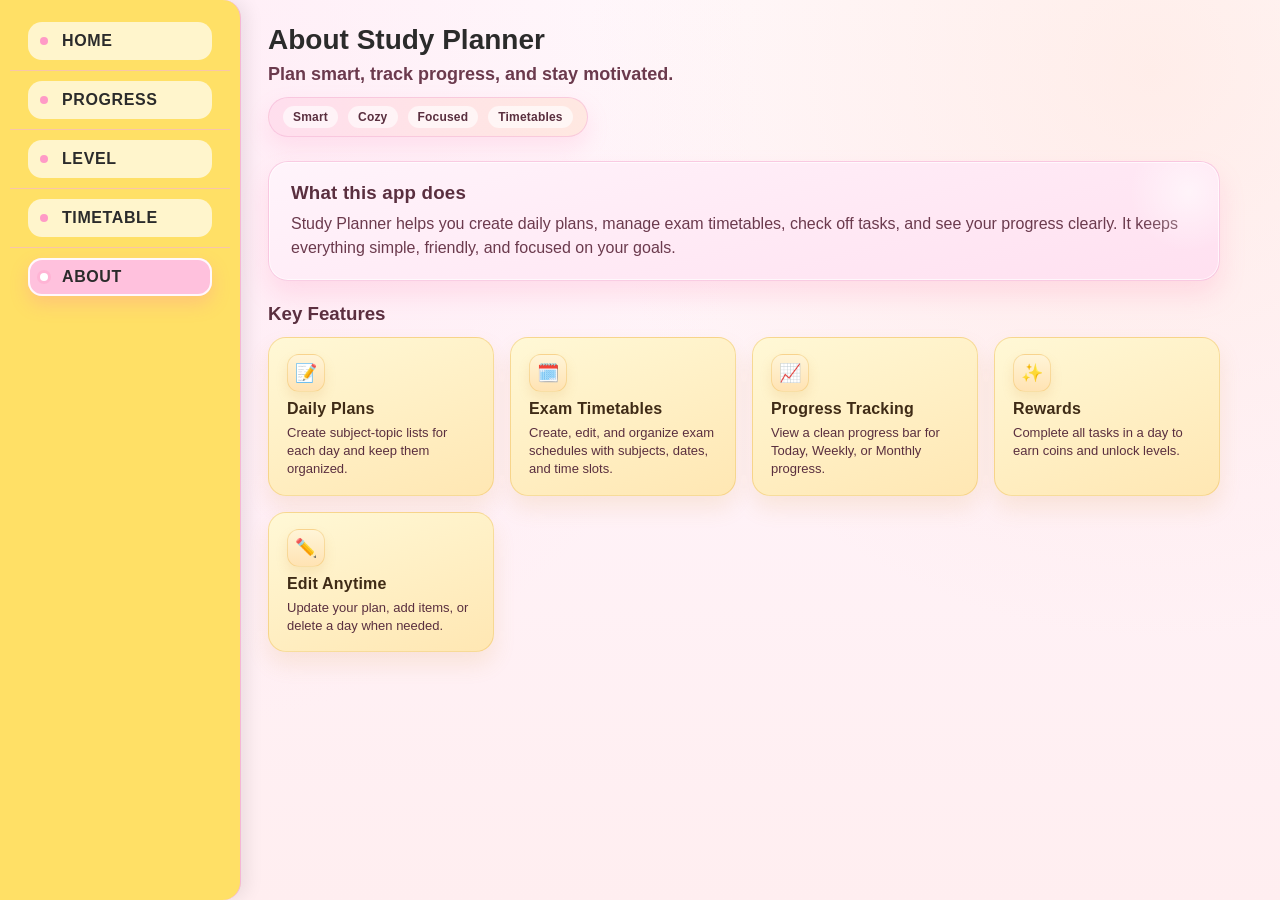
<file: about.html>
<!DOCTYPE html>
<html lang="en">

<head>
    <meta charset="UTF-8">
    <meta name="viewport" content="width=device-width, initial-scale=1.0">
    <title>About</title>
    <link rel="stylesheet" href="style.css">
    <link rel="stylesheet" href="about.css">

</head>
<link rel="icon" type="image/svg+xml"
    href="data:image/svg+xml,%3Csvg xmlns='http://www.w3.org/2000/svg' viewBox='0 0 64 64'%3E%3Cdefs%3E%3ClinearGradient id='bg' x1='0' y1='0' x2='1' y2='1'%3E%3Cstop offset='0%25' stop-color='%2356CCF2'/%3E%3Cstop offset='100%25' stop-color='%23F299C1'/%3E%3C/linearGradient%3E%3C/defs%3E%3Crect width='64' height='64' rx='18' fill='url(%23bg)'/%3E%3Crect x='14' y='12' width='36' height='40' rx='8' fill='white' fill-opacity='0.96'/%3E%3Crect x='20' y='20' width='16' height='4' rx='2' fill='%235A67D8'/%3E%3Crect x='20' y='28' width='24' height='4' rx='2' fill='%2390CDF4'/%3E%3Crect x='20' y='36' width='20' height='4' rx='2' fill='%23F6AD55'/%3E%3Ccircle cx='44' cy='18' r='7' fill='%23FFE066'/%3E%3Cpath d='M44 14.5l1.1 2.2 2.4.4-1.7 1.7.4 2.4-2.2-1.2-2.2 1.2.4-2.4-1.7-1.7 2.4-.4z' fill='%23F2994A'/%3E%3C/svg%3E">


<body>
    <nav>
        <ul>
            <li><a href="index.html">HOME</a></li>
            <li><a href="progress.html">PROGRESS</a></li>
            <li><a href="level.html">LEVEL</a></li>
            <li><a href="timetable.html">TIMETABLE</a></li>
            <li><a href="about.html" class="active">ABOUT</a></li>
        </ul>
    </nav>

    <div class="content">
        <div class="header-row">
            <h1>About Study Planner</h1>
        </div>
        <h2>Plan smart, track progress, and stay motivated.</h2>
        <div class="header-ribbon" aria-hidden="true">
            <span>Smart</span>
            <span>Cozy</span>
            <span>Focused</span>
            <span>Timetables</span>
        </div>

        <section class="about-card">
            <h3>What this app does</h3>
            <p class="about-text">
                Study Planner helps you create daily plans, manage exam timetables, check off tasks,
                and see your progress clearly. It keeps everything simple, friendly, and focused on your goals.
            </p>
        </section>

        <section class="features">
            <h3>Key Features</h3>
            <div class="feature-grid">
                <div class="feature-card">
                    <div class="feature-icon" aria-hidden="true">📝</div>
                    <div class="feature-title">Daily Plans</div>
                    <p>Create subject-topic lists for each day and keep them organized.</p>
                </div>
                <div class="feature-card">
                    <div class="feature-icon" aria-hidden="true">🗓️</div>
                    <div class="feature-title">Exam Timetables</div>
                    <p>Create, edit, and organize exam schedules with subjects, dates, and time slots.</p>
                </div>
                <div class="feature-card">
                    <div class="feature-icon" aria-hidden="true">📈</div>
                    <div class="feature-title">Progress Tracking</div>
                    <p>View a clean progress bar for Today, Weekly, or Monthly progress.</p>
                </div>
                <div class="feature-card">
                    <div class="feature-icon" aria-hidden="true">✨</div>
                    <div class="feature-title">Rewards</div>
                    <p>Complete all tasks in a day to earn coins and unlock levels.</p>
                </div>
                <div class="feature-card">
                    <div class="feature-icon" aria-hidden="true">✏️</div>
                    <div class="feature-title">Edit Anytime</div>
                    <p>Update your plan, add items, or delete a day when needed.</p>
                </div>
            </div>
        </section>
    </div>
</body>

</html>
</file>
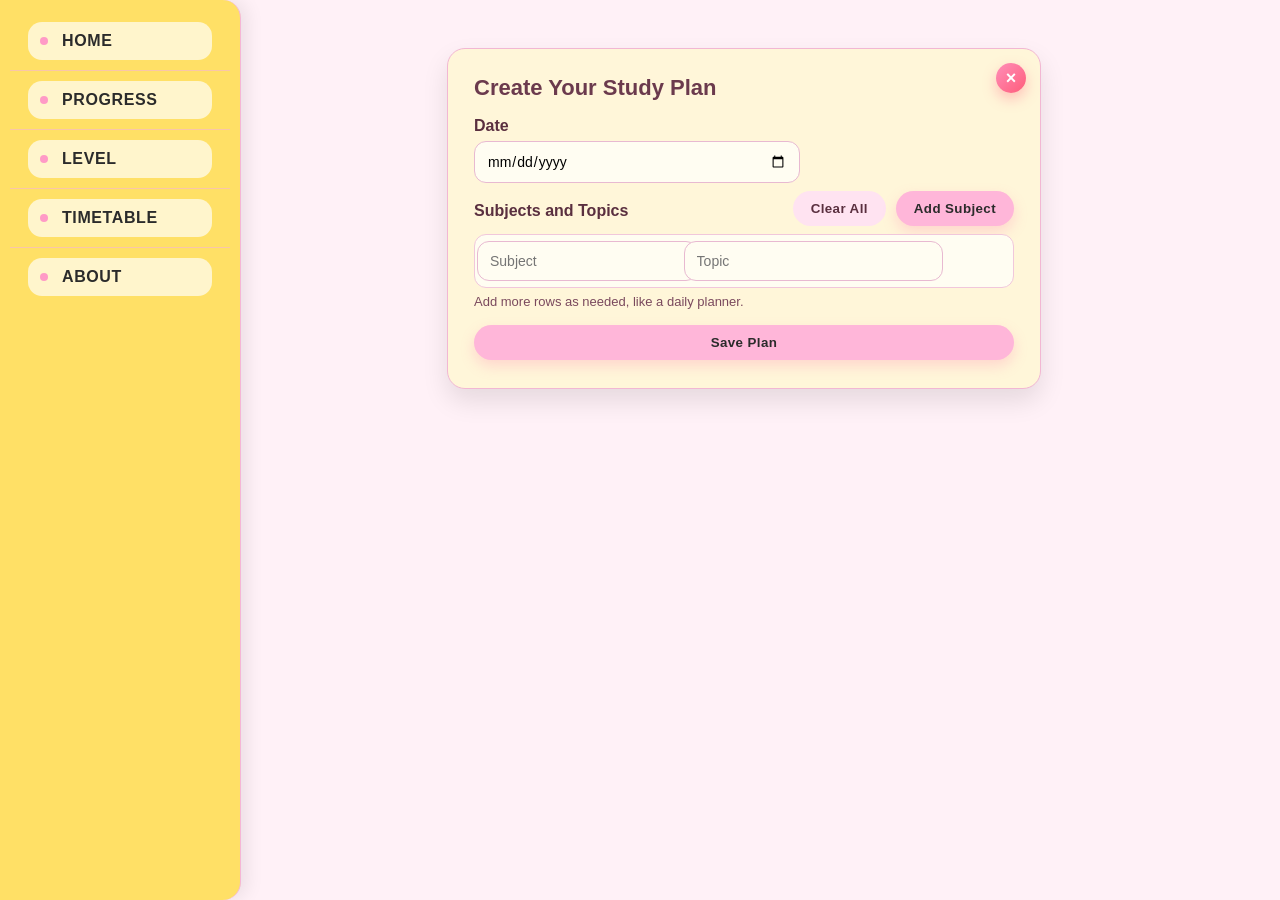
<file: create.html>
<!DOCTYPE html>
<html lang="en">

<head>
    <meta charset="UTF-8">
    <meta name="viewport" content="width=device-width, initial-scale=1.0">
    <title>CREATE</title>
    <link rel="stylesheet" href="style.css">
    <link rel="stylesheet" href="create.css">
    <link rel="icon" type="image/svg+xml"
        href="data:image/svg+xml,%3Csvg xmlns='http://www.w3.org/2000/svg' viewBox='0 0 64 64'%3E%3Cdefs%3E%3ClinearGradient id='bg' x1='0' y1='0' x2='1' y2='1'%3E%3Cstop offset='0%25' stop-color='%2356CCF2'/%3E%3Cstop offset='100%25' stop-color='%23F299C1'/%3E%3C/linearGradient%3E%3C/defs%3E%3Crect width='64' height='64' rx='18' fill='url(%23bg)'/%3E%3Crect x='14' y='12' width='36' height='40' rx='8' fill='white' fill-opacity='0.96'/%3E%3Crect x='20' y='20' width='16' height='4' rx='2' fill='%235A67D8'/%3E%3Crect x='20' y='28' width='24' height='4' rx='2' fill='%2390CDF4'/%3E%3Crect x='20' y='36' width='20' height='4' rx='2' fill='%23F6AD55'/%3E%3Ccircle cx='44' cy='18' r='7' fill='%23FFE066'/%3E%3Cpath d='M44 14.5l1.1 2.2 2.4.4-1.7 1.7.4 2.4-2.2-1.2-2.2 1.2.4-2.4-1.7-1.7 2.4-.4z' fill='%23F2994A'/%3E%3C/svg%3E">
</head>

<body>
    <nav>
        <ul>
            <li><a href="index.html">HOME</a></li>
            <li><a href="progress.html">PROGRESS</a></li>
            <li><a href="level.html">LEVEL</a></li>
            <li><a href="timetable.html">TIMETABLE</a></li>
            <li><a href="about.html">ABOUT</a></li>
        </ul>
    </nav>

    <form class="form">
        <a class="close-btn" href="index.html" aria-label="Close">×</a>
        <h2>Create Your Study Plan</h2>

        <div class="field">
            <label for="date">Date</label>
            <input type="date" id="date" name="date" required>
        </div>

        <div class="subjects-header">
            <label>Subjects and Topics</label>
            <div class="header-actions">
                <button type="reset" class="button clear-btn">Clear All</button>
                <button type="button" class="button add-btn">Add Subject</button>
            </div>
        </div>
        <div class="subjects" aria-live="polite">
            <div class="subject-group" data-required="true">
                <input type="text" name="subjects[]" placeholder="Subject" required>
                <input type="text" name="topics[]" placeholder="Topic" required>
                <button type="button" class="remove-btn" aria-label="Remove subject">Remove</button>
            </div>
        </div>
        <p class="hint">Add more rows as needed, like a daily planner.</p>

        <button type="submit" class="button primary">Save Plan</button>
    </form>

    <template id="subject-template">
        <div class="subject-group">
            <input type="text" name="subjects[]" placeholder="Subject">
            <input type="text" name="topics[]" placeholder="Topic">
            <button type="button" class="remove-btn" aria-label="Remove subject">Remove</button>
        </div>
    </template>


    <script src="create.js"></script>
</body>

</html>
</file>
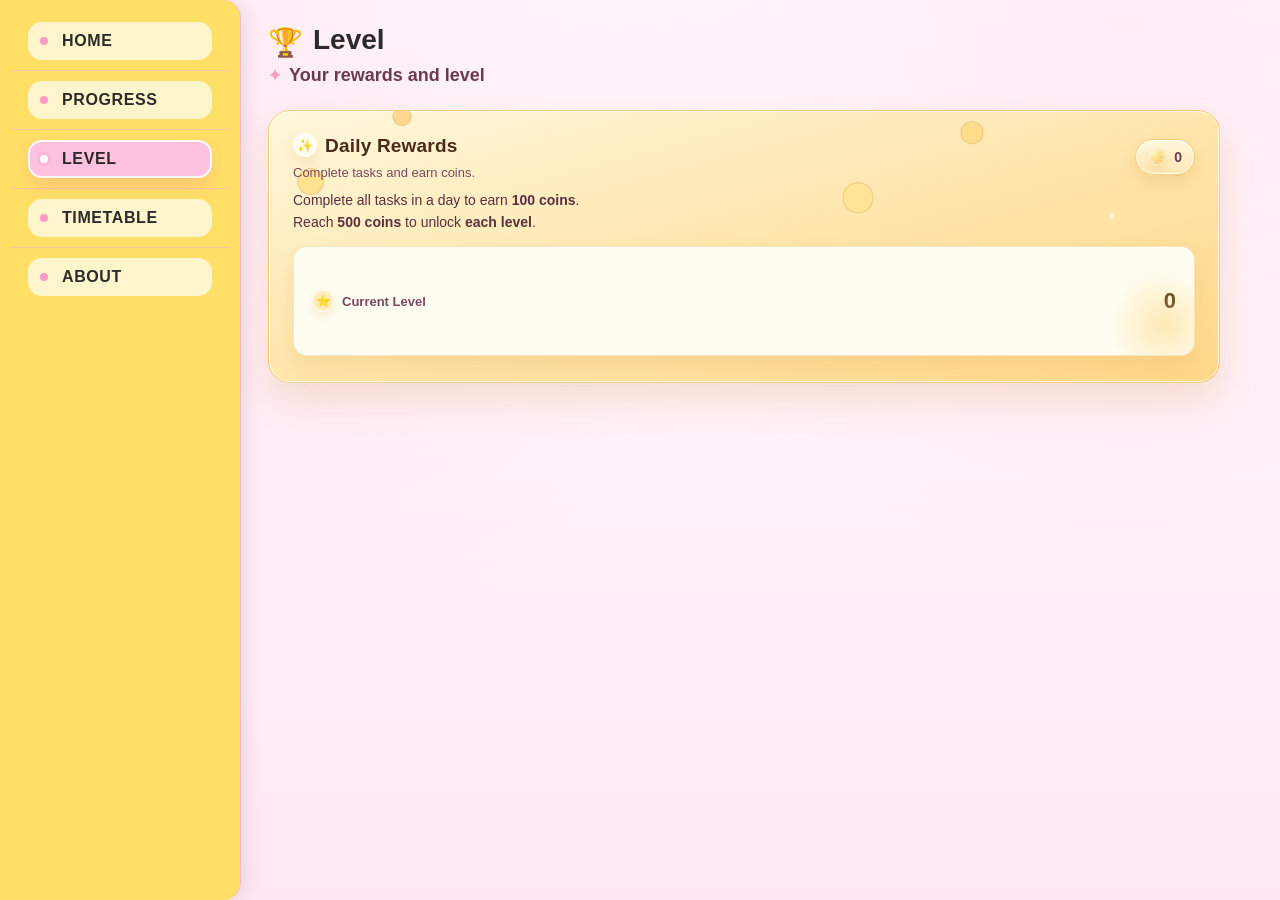
<file: level.html>
<!DOCTYPE html>
<html lang="en">

<head>
    <meta charset="UTF-8">
    <meta name="viewport" content="width=device-width, initial-scale=1.0">
    <title>Level</title>
    <link rel="stylesheet" href="style.css">
    <link rel="stylesheet" href="level.css">
    <link rel="icon" type="image/svg+xml"
        href="data:image/svg+xml,%3Csvg xmlns='http://www.w3.org/2000/svg' viewBox='0 0 64 64'%3E%3Cdefs%3E%3ClinearGradient id='bg' x1='0' y1='0' x2='1' y2='1'%3E%3Cstop offset='0%25' stop-color='%2356CCF2'/%3E%3Cstop offset='100%25' stop-color='%23F299C1'/%3E%3C/linearGradient%3E%3C/defs%3E%3Crect width='64' height='64' rx='18' fill='url(%23bg)'/%3E%3Crect x='14' y='12' width='36' height='40' rx='8' fill='white' fill-opacity='0.96'/%3E%3Crect x='20' y='20' width='16' height='4' rx='2' fill='%235A67D8'/%3E%3Crect x='20' y='28' width='24' height='4' rx='2' fill='%2390CDF4'/%3E%3Crect x='20' y='36' width='20' height='4' rx='2' fill='%23F6AD55'/%3E%3Ccircle cx='44' cy='18' r='7' fill='%23FFE066'/%3E%3Cpath d='M44 14.5l1.1 2.2 2.4.4-1.7 1.7.4 2.4-2.2-1.2-2.2 1.2.4-2.4-1.7-1.7 2.4-.4z' fill='%23F2994A'/%3E%3C/svg%3E">
</head>

<body>
    <nav>
        <ul>
            <li><a href="index.html">HOME</a></li>
            <li><a href="progress.html">PROGRESS</a></li>
            <li><a href="level.html" class="active">LEVEL</a></li>
            <li><a href="timetable.html">TIMETABLE</a></li>
            <li><a href="about.html">ABOUT</a></li>

        </ul>
    </nav>

    <div class="content">
        <div class="header-row">
            <h1><span class="page-icon" aria-hidden="true">&#127942;</span>Level</h1>
        </div>
        <h2><span class="subtitle-icon" aria-hidden="true">&#10022;</span>Your rewards and level</h2>

        <div class="reward-card">
            <div class="reward-sparkles" aria-hidden="true">
                <span class="sparkle s1"></span>
                <span class="sparkle s2"></span>
                <span class="sparkle s3"></span>
            </div>
            <div class="reward-header">
                <div class="reward-copy">
                    <h3><span class="section-icon" aria-hidden="true">&#10024;</span>Daily Rewards</h3>
                    <p class="reward-subtitle">Complete tasks and earn coins.</p>
                </div>
                <div class="coin-badge" aria-label="Coins">
                    <span class="coin-icon" aria-hidden="true"></span>
                    <span id="coin-count" class="coin-count">0</span>
                </div>
            </div>

            <p class="reward-rule">Complete all tasks in a day to earn <strong>100 coins</strong>.</p>
            <p class="reward-rule">Reach <strong>500 coins</strong> to unlock <strong>each level</strong>.</p>

            <div class="level-box">
                <div class="level-label"><span class="level-label-icon" aria-hidden="true">&#11088;</span>Current Level</div>
                <div id="level-value" class="level-value">0</div>
            </div>
        </div>
    </div>
    <script src="level.js"></script>
</body>

</html>
</file>
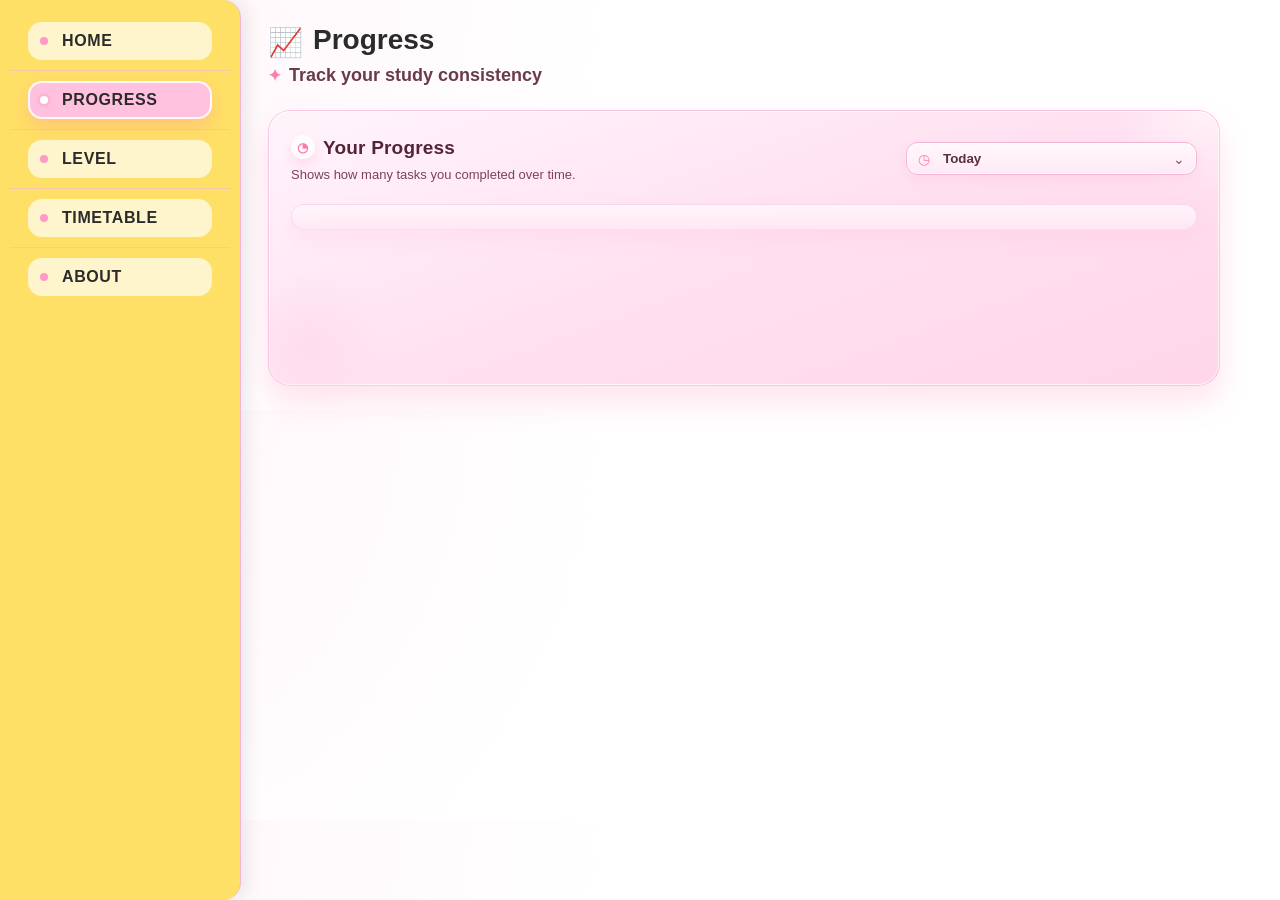
<file: progress.html>
<!DOCTYPE html>
<html lang="en">

<head>
    <meta charset="UTF-8">
    <meta name="viewport" content="width=device-width, initial-scale=1.0">
    <title>Progress</title>
    <link rel="stylesheet" href="style.css">
    <link rel="stylesheet" href="progress.css">
    <link rel="icon" type="image/svg+xml"
        href="data:image/svg+xml,%3Csvg xmlns='http://www.w3.org/2000/svg' viewBox='0 0 64 64'%3E%3Cdefs%3E%3ClinearGradient id='bg' x1='0' y1='0' x2='1' y2='1'%3E%3Cstop offset='0%25' stop-color='%2356CCF2'/%3E%3Cstop offset='100%25' stop-color='%23F299C1'/%3E%3C/linearGradient%3E%3C/defs%3E%3Crect width='64' height='64' rx='18' fill='url(%23bg)'/%3E%3Crect x='14' y='12' width='36' height='40' rx='8' fill='white' fill-opacity='0.96'/%3E%3Crect x='20' y='20' width='16' height='4' rx='2' fill='%235A67D8'/%3E%3Crect x='20' y='28' width='24' height='4' rx='2' fill='%2390CDF4'/%3E%3Crect x='20' y='36' width='20' height='4' rx='2' fill='%23F6AD55'/%3E%3Ccircle cx='44' cy='18' r='7' fill='%23FFE066'/%3E%3Cpath d='M44 14.5l1.1 2.2 2.4.4-1.7 1.7.4 2.4-2.2-1.2-2.2 1.2.4-2.4-1.7-1.7 2.4-.4z' fill='%23F2994A'/%3E%3C/svg%3E">
</head>

<body>
    <nav>
        <ul>
            <li><a href="index.html">HOME</a></li>
            <li><a href="progress.html" class="active">PROGRESS</a></li>
            <li><a href="level.html">LEVEL</a></li>
            <li><a href="timetable.html">TIMETABLE</a></li>
            <li><a href="about.html">ABOUT</a></li>

        </ul>
    </nav>


    <div class="content">
        <div class="header-row">
            <h1><span class="page-icon" aria-hidden="true">&#128200;</span>Progress</h1>
        </div>
        <h2><span class="subtitle-icon" aria-hidden="true">&#10022;</span>Track your study consistency</h2>

        <div id="panel-current" class="progress-card">
            <div class="progress-header">
                <div class="progress-copy">
                    <h3><span class="section-icon" aria-hidden="true">&#9684;</span>Your Progress</h3>
                    <p class="progress-subtitle">Shows how many tasks you completed over time.</p>
                </div>
                <div class="select-wrap">
                    <label for="range" class="sr-only">Range</label>
                    <select id="range">
                        <option value="today">Today</option>
                        <option value="daily">Daily (28 days around today)</option>
                        <option value="weekly">Weekly (8 weeks around today)</option>
                        <option value="monthly">Monthly (12 months around today)</option>
                    </select>
                </div>
            </div>

            <div class="chart-row">
                <div id="chart" class="line-chart" aria-live="polite"></div>
                <div id="week-legend" class="week-legend" aria-live="polite" hidden></div>
            </div>
        </div>

    </div>

    <script src="progress.js"></script>
</body>

</html>
</file>
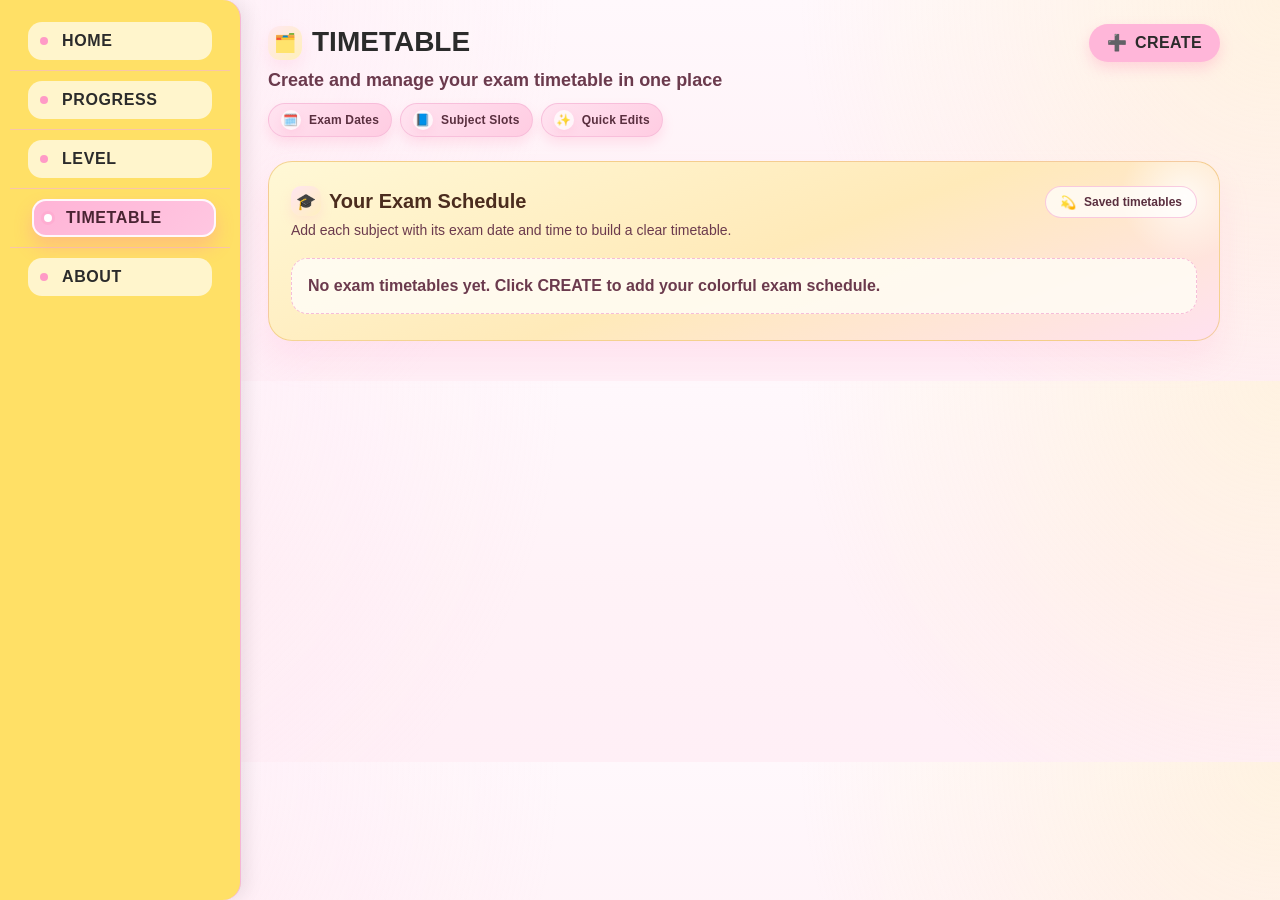
<file: timetable.html>
<!DOCTYPE html>
<html lang="en">

<head>
    <meta charset="UTF-8">
    <meta name="viewport" content="width=device-width, initial-scale=1.0">
    <title>TIMETABLE</title>
    <link rel="icon" type="image/svg+xml"
        href="data:image/svg+xml,%3Csvg xmlns='http://www.w3.org/2000/svg' viewBox='0 0 64 64'%3E%3Cdefs%3E%3ClinearGradient id='bg' x1='0' y1='0' x2='1' y2='1'%3E%3Cstop offset='0%25' stop-color='%2356CCF2'/%3E%3Cstop offset='100%25' stop-color='%23F299C1'/%3E%3C/linearGradient%3E%3C/defs%3E%3Crect width='64' height='64' rx='18' fill='url(%23bg)'/%3E%3Crect x='14' y='12' width='36' height='40' rx='8' fill='white' fill-opacity='0.96'/%3E%3Crect x='20' y='20' width='16' height='4' rx='2' fill='%235A67D8'/%3E%3Crect x='20' y='28' width='24' height='4' rx='2' fill='%2390CDF4'/%3E%3Crect x='20' y='36' width='20' height='4' rx='2' fill='%23F6AD55'/%3E%3Ccircle cx='44' cy='18' r='7' fill='%23FFE066'/%3E%3Cpath d='M44 14.5l1.1 2.2 2.4.4-1.7 1.7.4 2.4-2.2-1.2-2.2 1.2.4-2.4-1.7-1.7 2.4-.4z' fill='%23F2994A'/%3E%3C/svg%3E">
    <link rel="stylesheet" href="timetable.css">
</head>

<body>
    <nav>
        <ul>
            <li><a href="index.html">HOME</a></li>
            <li><a href="progress.html">PROGRESS</a></li>
            <li><a href="level.html">LEVEL</a></li>
            <li><a href="timetable.html" class="active">TIMETABLE</a></li>
            <li><a href="about.html">ABOUT</a></li>

        </ul>
    </nav>

    <div class="content">
        <div class="header-row">
            <h1><span class="title-icon" aria-hidden="true">🗂️</span>TIMETABLE</h1>
            <a class="button" href="timetablecreate.html"><span class="button-icon" aria-hidden="true">➕</span>CREATE</a>
        </div>
        <h2>Create and manage your exam timetable in one place</h2>

        <div class="badge-row" aria-label="Timetable highlights">
            <span class="badge"><span class="badge-icon" aria-hidden="true">🗓️</span>Exam Dates</span>
            <span class="badge"><span class="badge-icon" aria-hidden="true">📘</span>Subject Slots</span>
            <span class="badge"><span class="badge-icon" aria-hidden="true">✨</span>Quick Edits</span>
        </div>

        <section class="timetable-card" aria-label="Timetable overview">
            <div class="card-header">
                <div>
                    <h3><span class="section-icon" aria-hidden="true">🎓</span>Your Exam Schedule</h3>
                    <p class="card-subtitle">Add each subject with its exam date and time to build a clear timetable.</p>
                </div>
                <span class="status-pill"><span class="status-icon" aria-hidden="true">💫</span>Saved timetables</span>
            </div>

            <div id="timetables" class="timetable-list" aria-live="polite"></div>
        </section>
    </div>
    <script src="timetable.js"></script>
</body>

</html>
</file>
<file: style.css>
body {
    margin: 0;
    background-color: #fff1f7;
    color: #2b2b2b;
    font-family: "Segoe Print", "Comic Sans MS", "Bradley Hand", "Trebuchet MS", sans-serif;
    padding-left: 240px;
}

.content {
    padding: 24px 28px;
    position: relative;
}

.header-row {
    display: flex;
    align-items: center;
    justify-content: space-between;
    gap: 16px;
}

.content h1 {
    margin: 0;
    font-size: 28px;
}

.content h2 {
    margin: 8px 0 0;
    font-size: 18px;
    font-weight: 600;
    color: #6b3a4d;
}

.badge-row {
    margin-top: 10px;
    display: flex;
    gap: 8px;
    flex-wrap: wrap;
}

.badge {
    padding: 6px 12px;
    border-radius: 999px;
    background: linear-gradient(135deg, #ffe3f0, #ffcce2);
    border: 1px solid rgba(245, 182, 214, 0.7);
    font-size: 12px;
    font-weight: 800;
    color: #5a2f3f;
    letter-spacing: 0.2px;
    box-shadow: 0 6px 12px rgba(255, 120, 170, 0.18);
    display: inline-flex;
    align-items: center;
    gap: 6px;
}

.badge-icon {
    font-size: 14px;
    line-height: 1;
}


nav {
    position: fixed;
    top: 0;
    left: 0;
    width: 240px;
    height: 100vh;
    background-color: #ffe066;
    border-right: 1px solid #f5b6d6;
    box-shadow: 6px 0 18px rgba(0, 0, 0, 0.08);
    border-top-right-radius: 18px;
    border-bottom-right-radius: 18px;
}

nav ul {
    list-style-type: none;
    padding: 12px 10px;
    margin: 0;
}

nav li {
    margin: 0;
    padding: 10px 18px;
    border-bottom: 1px solid rgba(245, 182, 214, 0.6);
}

nav li:last-child {
    border-bottom: none;
}

nav a {
    text-decoration: none;
    color: #2b2b2b;
    display: block;
    padding: 10px 12px 10px 34px;
    border-radius: 14px;
    background-color: #fff5cc;
    font-weight: 700;
    letter-spacing: 0.6px;
    transition: background-color 160ms ease, color 160ms ease, transform 160ms ease, box-shadow 160ms ease;
    position: relative;
}

nav a::before {
    content: "";
    position: absolute;
    left: 12px;
    top: 50%;
    width: 8px;
    height: 8px;
    border-radius: 50%;
    background-color: #ff9ac6;
    transform: translateY(-50%);
}

nav a:hover {
    background-color: #ffd1e6;
    color: #1a1a1a;
    transform: translateX(4px) scale(1.01);
    box-shadow: inset 0 0 0 1px rgba(255, 255, 255, 0.7), 0 6px 14px rgba(255, 120, 170, 0.25);
}

nav a.active,
nav a:focus-visible {
    background-color: #ffc1dd;
    box-shadow: inset 0 0 0 2px rgba(255, 255, 255, 0.9), 0 8px 18px rgba(255, 120, 170, 0.25);
    outline: none;
}

nav a.active::before,
nav a:focus-visible::before {
    background-color: #ffffff;
    box-shadow: 0 0 0 3px rgba(255, 154, 198, 0.35);
}

@media (max-width: 720px) {
    body {
        padding-left: 0;
        padding-top: 72px;
    }

    nav {
        position: fixed;
        top: 0;
        left: 0;
        width: 100%;
        height: auto;
        border-right: none;
        border-bottom: 1px solid #f5b6d6;
        border-radius: 0 0 16px 16px;
        box-shadow: 0 6px 18px rgba(0, 0, 0, 0.08);
    }

    nav ul {
        display: flex;
        gap: 6px;
        padding: 10px 12px;
        overflow-x: auto;
        -webkit-overflow-scrolling: touch;
    }

    nav li {
        border-bottom: none;
        padding: 0;
        flex: 0 0 auto;
    }

    nav a {
        padding: 10px 12px 10px 24px;
        text-align: center;
        white-space: nowrap;
    }

    nav a::before {
        left: 8px;
    }

    .header-row {
        flex-direction: column;
        align-items: flex-start;
    }

    .content {
        padding: 20px 16px;
    }
}

.button {
    display: inline-block;
    padding: 10px 18px;
    border: none;
    border-radius: 999px;
    background-color: #ffb6d9;
    color: #2b2b2b;
    font-weight: 700;
    letter-spacing: 0.4px;
    box-shadow: 0 6px 14px rgba(255, 120, 170, 0.25);
    cursor: pointer;
    text-decoration: none;
}

.button:hover,
.button:focus-visible {
    background-color: #ffd1e6;
    text-decoration: none;
}

.plans-grid {
    margin-top: 24px;
    display: grid;
    grid-template-columns: repeat(3, minmax(240px, 1fr));
    gap: 18px;
}

@media (max-width: 980px) {
    .plans-grid {
        grid-template-columns: repeat(2, minmax(220px, 1fr));
    }
}

@media (max-width: 640px) {
    .plans-grid {
        grid-template-columns: minmax(0, 1fr);
    }
}

.plan {
    background: linear-gradient(165deg, #fff2b8 0%, #ffe58f 100%);
    border: 1px solid rgba(235, 180, 70, 0.8);
    border-radius: 18px;
    padding: 16px 18px;
    box-shadow: 0 12px 24px rgba(0, 0, 0, 0.1);
    position: relative;
    transition: transform 160ms ease, box-shadow 160ms ease;
    overflow: hidden;
}

.plan::after {
    content: "";
    position: absolute;
    top: 12px;
    right: 12px;
    width: 26px;
    height: 26px;
    border-radius: 50%;
    background: rgba(255, 200, 70, 0.7);
    box-shadow: inset 0 0 0 2px rgba(255, 255, 255, 0.6);
    z-index: 0;
}

.plan::before {
    content: "";
    position: absolute;
    inset: 0;
    background: radial-gradient(circle at 12% 18%, rgba(255, 255, 255, 0.6), transparent 45%),
        radial-gradient(circle at 80% 10%, rgba(255, 255, 255, 0.35), transparent 50%);
    opacity: 0.7;
    pointer-events: none;
}

.plan:hover {
    transform: translateY(-2px);
    box-shadow: 0 16px 28px rgba(0, 0, 0, 0.12);
}

.plan.complete {
    background: linear-gradient(165deg, #ecf6c9 0%, #d9eeaa 100%);
    border-color: rgba(160, 205, 120, 0.85);
    box-shadow: 0 10px 20px rgba(145, 190, 110, 0.24);
}

.plan-header {
    display: flex;
    align-items: center;
    justify-content: space-between;
    gap: 12px;
    margin-bottom: 12px;
    padding-right: 34px;
    position: relative;
    z-index: 1;
}

.plan h3 {
    margin: 0;
    font-size: 16px;
    color: #3f2b16;
    letter-spacing: 0.6px;
}

.plan-actions {
    display: flex;
    gap: 8px;
}

.plan-edit {
    border: none;
    border-radius: 999px;
    background: linear-gradient(135deg, #ffe0ee, #ffc4de);
    color: #4a2433;
    font-size: 13px;
    font-weight: 700;
    padding: 7px 14px;
    cursor: pointer;
    box-shadow: inset 0 0 0 1px rgba(255, 255, 255, 0.9), 0 6px 12px rgba(255, 168, 205, 0.35);
}

.plan-edit:hover,
.plan-edit:focus-visible {
    background: linear-gradient(135deg, #ffd1e6, #ffb6d9);
    outline: none;
}

.plan-delete {
    border: none;
    border-radius: 999px;
    background: linear-gradient(135deg, #ff8fb9, #ff5c7a);
    color: #fff;
    font-size: 13px;
    font-weight: 700;
    padding: 7px 14px;
    cursor: pointer;
    box-shadow: 0 6px 12px rgba(255, 92, 122, 0.35);
}

.plan-delete:hover,
.plan-delete:focus-visible {
    background: linear-gradient(135deg, #ff7aa8, #ff4c6c);
    outline: none;
}

.plan-item {
    display: flex;
    align-items: center;
    gap: 10px;
    font-size: 14px;
    margin-bottom: 8px;
    color: #3a2c21;
}

.plan-item:last-child {
    margin-bottom: 0;
}

.plan-item input {
    accent-color: #ff8fb9;
    width: 16px;
    height: 16px;
}

.plan-item input:disabled {
    accent-color: #d9d1d6;
    opacity: 0.6;
    cursor: not-allowed;
}

.empty-state {
    margin-top: 18px;
    font-weight: 600;
    color: #6b3a4d;
}
</file>
<file: about.css>
html,
body {
    min-height: 100%;
}

body {
    padding-right: 32px;
    background:
        radial-gradient(circle at 10% 12%, rgba(255, 214, 235, 0.35), transparent 45%),
        radial-gradient(circle at 90% 8%, rgba(255, 205, 180, 0.25), transparent 40%),
        linear-gradient(180deg, #fff9fc 0%, #fff2f7 55%, #ffeef0 100%);
    background-attachment: fixed;
}

.about-card {
    margin-top: 24px;
    background: linear-gradient(165deg, #fff4fb 0%, #ffe0f0 100%);
    border: 1px solid rgba(245, 182, 214, 0.6);
    border-radius: 20px;
    padding: 20px 22px;
    box-shadow: 0 14px 26px rgba(255, 120, 170, 0.18), 0 0 0 1px rgba(255, 255, 255, 0.7) inset;
    position: relative;
    overflow: hidden;
}

.about-card::before {
    content: "";
    position: absolute;
    top: -40px;
    right: -40px;
    width: 140px;
    height: 140px;
    background: radial-gradient(circle, rgba(255, 255, 255, 0.7), transparent 60%);
    opacity: 0.8;
    pointer-events: none;
}

.about-card h3 {
    margin: 0 0 8px;
    color: #5a2f3f;
    letter-spacing: 0.2px;
}

.about-text {
    margin: 0;
    color: #6b3a4d;
    line-height: 1.5;
}

.features {
    margin-top: 22px;
}

.features h3 {
    margin: 0 0 12px;
    color: #5a2f3f;
}

.header-ribbon {
    margin-top: 12px;
    display: inline-flex;
    gap: 10px;
    padding: 8px 14px;
    border-radius: 999px;
    background: linear-gradient(90deg, rgba(255, 193, 220, 0.35), rgba(255, 210, 180, 0.35));
    border: 1px solid rgba(245, 182, 214, 0.6);
    box-shadow: 0 10px 22px rgba(255, 140, 190, 0.18);
    font-weight: 800;
    color: #5a2f3f;
    letter-spacing: 0.2px;
}

.header-ribbon span {
    background: rgba(255, 255, 255, 0.6);
    padding: 4px 10px;
    border-radius: 999px;
    font-size: 12px;
}

.feature-grid {
    display: grid;
    grid-template-columns: repeat(auto-fit, minmax(220px, 1fr));
    gap: 16px;
}

.feature-card {
    background: linear-gradient(160deg, #fff8d6 0%, #ffe7b3 100%);
    border: 1px solid rgba(235, 180, 70, 0.4);
    border-radius: 18px;
    padding: 16px 18px;
    box-shadow: 0 12px 22px rgba(210, 150, 60, 0.14);
    position: relative;
    overflow: hidden;
    transition: transform 180ms ease, box-shadow 180ms ease;
}

.feature-icon {
    width: 36px;
    height: 36px;
    border-radius: 12px;
    display: grid;
    place-items: center;
    font-size: 18px;
    background: linear-gradient(180deg, #fff5d8 0%, #ffe3b3 100%);
    border: 1px solid rgba(235, 180, 70, 0.35);
    box-shadow: 0 6px 12px rgba(210, 150, 60, 0.15);
    margin-bottom: 8px;
}

.feature-card::after {
    content: "";
    position: absolute;
    inset: 0;
    background: linear-gradient(120deg, rgba(255, 255, 255, 0) 0%, rgba(255, 255, 255, 0.6) 50%, rgba(255, 255, 255, 0) 100%);
    transform: translateX(-120%);
    animation: feature-shine 4s ease-in-out infinite;
    pointer-events: none;
}

.feature-card:hover {
    transform: translateY(-2px);
    box-shadow: 0 16px 26px rgba(210, 150, 60, 0.2);
}

.feature-title {
    font-weight: 800;
    color: #3f2b16;
    margin-bottom: 6px;
    letter-spacing: 0.2px;
}

.feature-card p {
    margin: 0;
    color: #5a2f3f;
    font-size: 13px;
    line-height: 1.4;
}

@keyframes feature-shine {
    0% {
        transform: translateX(-120%);
    }
    60% {
        transform: translateX(120%);
    }
    100% {
        transform: translateX(120%);
    }
}

@media (max-width: 720px) {
    .about-card {
        margin-top: 18px;
    }
}
</file>
<file: create.css>
body {
    padding-right: 32px;
}

.form {
    max-width: 540px;
    margin: 48px auto;
    background-color: #fff6d9;
    border: 1px solid #f2b7d3;
    border-radius: 18px;
    padding: 26px 26px 28px;
    box-shadow: 0 12px 26px rgba(0, 0, 0, 0.1);
    position: relative;
}

.close-btn {
    position: absolute;
    top: 14px;
    right: 14px;
    width: 30px;
    height: 30px;
    border-radius: 999px;
    background: linear-gradient(135deg, #ff8fb9, #ff5c7a);
    color: #fff;
    display: grid;
    place-items: center;
    font-size: 18px;
    font-weight: 700;
    text-decoration: none;
    box-shadow: 0 6px 14px rgba(255, 92, 122, 0.35);
}

.close-btn:hover,
.close-btn:focus-visible {
    background: linear-gradient(135deg, #ff7aa8, #ff4c6c);
    outline: none;
}

.form h2 {
    margin: 0 0 16px;
    font-size: 22px;
    color: #6b3a4d;
}

.field {
    margin-bottom: 6px;
}

label {
    display: block;
    margin: 10px 0 6px;
    font-weight: 700;
    color: #5a2f3f;
}

input,
select {
    width: 100%;
    padding: 11px 12px;
    border: 1px solid #e8b9d1;
    border-radius: 12px;
    background-color: #fffdf2;
    font-family: inherit;
    font-size: 14px;
}

input[type="date"] {
    max-width: 300px;
}

.subjects-header {
    display: flex;
    align-items: center;
    justify-content: space-between;
    gap: 12px;
    margin-top: 8px;
}

.header-actions {
    display: flex;
    gap: 10px;
}

.clear-btn {
    background-color: #ffe3f1;
    color: #5a2f3f;
    box-shadow: none;
}

.clear-btn:hover {
    background-color: #ffd1e6;
}

.subjects {
    display: flex;
    flex-direction: column;
    gap: 10px;
    margin-top: 8px;
}

.subject-group {
    display: grid;
    grid-template-columns: minmax(140px, 1fr) minmax(160px, 1.2fr) auto;
    gap: 12px;
    align-items: center;
    padding: 6px 6px 6px 2px;
    border-radius: 12px;
    background-color: #fffdf2;
    border: 1px solid #f1c7db;
}

.remove-btn {
    border: 1px solid #f0b8d6;
    background-color: #ffe3f1;
    color: #5a2f3f;
    border-radius: 10px;
    padding: 8px 12px;
    font-weight: 700;
    cursor: pointer;
    transition: background-color 160ms ease, transform 160ms ease, box-shadow 160ms ease;
}

.remove-btn:hover {
    background-color: #ffd1e6;
    transform: translateY(-1px);
    box-shadow: 0 4px 10px rgba(255, 120, 170, 0.2);
}

.subject-group[data-required="true"] .remove-btn {
    visibility: hidden;
}

.hint {
    margin: 6px 0 16px;
    color: #7a495d;
    font-size: 13px;
}

.primary {
    width: 100%;
    text-align: center;
}

@media (max-width: 720px) {
    .form {
        margin: 24px 12px;
    }

    .subjects-header {
        flex-direction: column;
        align-items: stretch;
    }

    .subject-group {
        grid-template-columns: 1fr;
    }
}
</file>
<file: level.css>
html,
body {
    min-height: 100%;
}

body {
    padding-right: 32px;
    background:
        radial-gradient(circle at 12% 8%, rgba(255, 209, 231, 0.35), transparent 45%),
        radial-gradient(circle at 88% 0%, rgba(255, 196, 222, 0.25), transparent 40%),
        linear-gradient(180deg, #fff9fc 0%, #fff1f7 55%, #ffe8f1 100%);
    background-attachment: fixed;
}

.page-icon,
.subtitle-icon,
.section-icon,
.level-label-icon {
    display: inline-flex;
    align-items: center;
    justify-content: center;
    line-height: 1;
}

.page-icon {
    margin-right: 10px;
    font-size: 28px;
    vertical-align: -3px;
}

.subtitle-icon {
    margin-right: 8px;
    font-size: 16px;
    color: #ff98b9;
}

.reward-copy {
    display: grid;
    gap: 4px;
}

.section-icon {
    width: 24px;
    height: 24px;
    margin-right: 8px;
    border-radius: 50%;
    background: rgba(255, 255, 255, 0.72);
    color: #d98a00;
    box-shadow: 0 6px 12px rgba(210, 150, 60, 0.18);
    font-size: 13px;
    vertical-align: 2px;
}

.reward-card {
    margin-top: 24px;
    background: linear-gradient(165deg, #fff7dc 0%, #ffe4a8 55%, #ffd889 100%);
    border: 1px solid rgba(235, 180, 70, 0.5);
    border-radius: 22px;
    padding: 22px 24px 26px;
    box-shadow: 0 18px 34px rgba(210, 150, 60, 0.2), 0 0 0 1px rgba(255, 255, 255, 0.7) inset;
    position: relative;
    overflow: hidden;
}

.reward-sparkles {
    position: absolute;
    inset: 0;
    pointer-events: none;
    z-index: 0;
}

.sparkle {
    position: absolute;
    width: 10px;
    height: 10px;
    background: radial-gradient(circle, rgba(255, 255, 255, 0.9), rgba(255, 255, 255, 0.2) 60%, transparent 70%);
    border-radius: 50%;
    box-shadow: 0 0 10px rgba(255, 255, 255, 0.8);
    animation: sparkle-float 4s ease-in-out infinite;
}

.sparkle.s1 {
    top: 16px;
    right: 24px;
    animation-delay: 0s;
}

.sparkle.s2 {
    top: 80px;
    right: 80px;
    width: 6px;
    height: 6px;
    animation-delay: 1.2s;
}

.sparkle.s3 {
    bottom: 24px;
    left: 28px;
    width: 8px;
    height: 8px;
    animation-delay: 2.2s;
}

.reward-card::before {
    content: "";
    position: absolute;
    inset: -10%;
    background:
        radial-gradient(circle at 12% 30%, rgba(255, 220, 120, 0.85) 0 12px, rgba(210, 150, 50, 0.5) 13px, transparent 14px),
        radial-gradient(circle at 32% 70%, rgba(255, 210, 110, 0.8) 0 10px, rgba(205, 140, 45, 0.45) 11px, transparent 12px),
        radial-gradient(circle at 60% 35%, rgba(255, 225, 140, 0.8) 0 14px, rgba(210, 150, 60, 0.45) 15px, transparent 16px),
        radial-gradient(circle at 78% 60%, rgba(245, 190, 90, 0.8) 0 11px, rgba(195, 130, 40, 0.45) 12px, transparent 13px),
        radial-gradient(circle at 88% 25%, rgba(255, 220, 130, 0.8) 0 9px, rgba(210, 150, 50, 0.45) 10px, transparent 11px),
        radial-gradient(circle at 20% 10%, rgba(255, 200, 100, 0.75) 0 8px, rgba(190, 125, 35, 0.45) 9px, transparent 10px),
        radial-gradient(circle at 70% 15%, rgba(255, 215, 120, 0.8) 0 10px, rgba(205, 140, 45, 0.45) 11px, transparent 12px);
    opacity: 0.85;
    filter: blur(0);
    animation: coin-drift 8s ease-in-out infinite;
    z-index: 0;
}

.reward-card > * {
    position: relative;
    z-index: 1;
}

.reward-header {
    display: flex;
    align-items: center;
    justify-content: space-between;
    gap: 16px;
    margin-bottom: 12px;
}

.reward-header h3 {
    margin: 0 0 4px;
    font-size: 19px;
    color: #4b2a1b;
    letter-spacing: 0.2px;
}

.reward-subtitle {
    margin: 0;
    color: #7a495d;
    font-size: 13px;
}

.coin-badge {
    display: inline-flex;
    align-items: center;
    gap: 8px;
    padding: 8px 12px;
    border-radius: 999px;
    background: linear-gradient(180deg, #fff8db 0%, #ffe7b8 100%);
    border: 1px solid rgba(235, 180, 70, 0.5);
    box-shadow: inset 0 0 0 1px rgba(255, 255, 255, 0.7), 0 8px 16px rgba(210, 150, 60, 0.2);
    font-weight: 700;
    color: #6b3a4d;
    position: relative;
    overflow: hidden;
}

.coin-badge::after {
    content: "";
    position: absolute;
    inset: 0;
    background: linear-gradient(120deg, rgba(255, 255, 255, 0) 0%, rgba(255, 255, 255, 0.6) 50%, rgba(255, 255, 255, 0) 100%);
    transform: translateX(-120%);
    animation: coin-shine 3.2s ease-in-out infinite;
}

.coin-icon {
    width: 18px;
    height: 18px;
    border-radius: 50%;
    background: radial-gradient(circle at 30% 30%, #fff7bf, #f6c65f 70%);
    box-shadow: inset 0 0 0 2px rgba(255, 255, 255, 0.6), 0 4px 8px rgba(235, 180, 70, 0.35);
    position: relative;
}

.coin-icon::after {
    content: "";
    position: absolute;
    inset: 3px;
    border-radius: 50%;
    border: 1px dashed rgba(255, 255, 255, 0.6);
}

.coin-count {
    font-size: 14px;
    position: relative;
    z-index: 1;
}

.reward-rule {
    margin: 6px 0;
    color: #5a2f3f;
    font-size: 14px;
}

.level-box {
    margin-top: 16px;
    padding: 18px 18px;
    border-radius: 14px;
    background: #fffdf2;
    border: 1px solid rgba(235, 180, 70, 0.35);
    box-shadow: inset 0 0 0 1px rgba(255, 255, 255, 0.6), 0 10px 18px rgba(210, 150, 60, 0.16);
    display: flex;
    align-items: center;
    justify-content: space-between;
    position: relative;
    overflow: hidden;
    min-height: 72px;
}

.level-box::after {
    content: "";
    position: absolute;
    right: -30px;
    bottom: -30px;
    width: 120px;
    height: 120px;
    background: radial-gradient(circle, rgba(255, 214, 120, 0.5), transparent 65%);
    pointer-events: none;
}

.level-label {
    font-size: 13px;
    color: #7a495d;
    font-weight: 800;
    display: inline-flex;
    align-items: center;
    gap: 8px;
}

.level-label-icon {
    width: 22px;
    height: 22px;
    border-radius: 50%;
    background: rgba(255, 236, 185, 0.95);
    color: #d88b00;
    box-shadow: inset 0 0 0 1px rgba(255, 255, 255, 0.8), 0 4px 10px rgba(210, 150, 60, 0.18);
    font-size: 12px;
}

.level-value {
    font-size: 22px;
    font-weight: 800;
    color: #3f2b16;
}

@keyframes coin-shine {
    0% {
        transform: translateX(-120%);
    }
    45% {
        transform: translateX(120%);
    }
    100% {
        transform: translateX(120%);
    }
}

@keyframes coin-drift {
    0% {
        transform: translate3d(-2%, -2%, 0) rotate(0deg);
    }
    50% {
        transform: translate3d(2%, 2%, 0) rotate(6deg);
    }
    100% {
        transform: translate3d(-2%, -2%, 0) rotate(0deg);
    }
}

@keyframes sparkle-float {
    0% {
        transform: translateY(0) scale(1);
        opacity: 0.8;
    }
    50% {
        transform: translateY(-6px) scale(1.15);
        opacity: 1;
    }
    100% {
        transform: translateY(0) scale(1);
        opacity: 0.8;
    }
}

@media (max-width: 720px) {
    .reward-header {
        flex-direction: column;
        align-items: flex-start;
    }

    .level-box {
        flex-direction: column;
        align-items: flex-start;
        gap: 6px;
    }
}
</file>
<file: progress.css>
body {
    padding-right: 32px;
    background: radial-gradient(circle at top left, rgba(255, 223, 238, 0.35), transparent 45%);
}

.page-icon,
.subtitle-icon,
.section-icon {
    display: inline-flex;
    align-items: center;
    justify-content: center;
    line-height: 1;
}

.page-icon {
    margin-right: 10px;
    font-size: 28px;
    vertical-align: -3px;
}

.subtitle-icon {
    margin-right: 8px;
    font-size: 16px;
    color: #ff7eb2;
}

.progress-copy {
    display: grid;
    gap: 4px;
}

.section-icon {
    width: 24px;
    height: 24px;
    margin-right: 8px;
    border-radius: 50%;
    background: rgba(255, 255, 255, 0.7);
    color: #ff78aa;
    box-shadow: 0 6px 12px rgba(255, 120, 170, 0.16);
    font-size: 13px;
    vertical-align: 2px;
}

.progress-card {
    margin-top: 24px;
    background: linear-gradient(160deg, #fff4fb 0%, #ffe0f0 52%, #ffd6ea 100%);
    border: 1px solid rgba(245, 170, 210, 0.5);
    border-radius: 22px;
    padding: 24px 22px 30px;
    min-height: 220px;
    box-shadow: 0 16px 30px rgba(255, 120, 170, 0.2), 0 0 0 1px rgba(255, 255, 255, 0.7) inset;
    position: relative;
    overflow: hidden;
}

.progress-card::before {
    content: "";
    position: absolute;
    inset: -40% -10% auto auto;
    width: 220px;
    height: 220px;
    background: radial-gradient(circle, rgba(255, 255, 255, 0.7), transparent 60%);
    opacity: 0.8;
    pointer-events: none;
}

.progress-card::after {
    content: "";
    position: absolute;
    left: -40px;
    bottom: -40px;
    width: 160px;
    height: 160px;
    background: radial-gradient(circle, rgba(255, 215, 235, 0.6), transparent 65%);
    pointer-events: none;
}

.progress-header {
    display: flex;
    align-items: center;
    justify-content: space-between;
    gap: 16px;
    margin-bottom: 16px;
}

.progress-header h3 {
    margin: 0 0 4px;
    font-size: 19px;
    color: #542538;
    letter-spacing: 0.2px;
}

.progress-subtitle {
    margin: 0;
    color: #7a4359;
    font-size: 13px;
}

.select-wrap {
    position: relative;
}

.select-wrap::before {
    content: "\25F7";
    position: absolute;
    left: 12px;
    top: 50%;
    transform: translateY(-50%);
    color: #ff78aa;
    font-size: 14px;
    pointer-events: none;
}

.select-wrap::after {
    content: "\2304";
    position: absolute;
    right: 12px;
    top: 50%;
    transform: translateY(-52%);
    color: #8d5068;
    font-size: 14px;
    pointer-events: none;
}

.select-wrap select {
    border: 1px solid #f3b5d6;
    border-radius: 12px;
    background: linear-gradient(180deg, #fff7fb 0%, #ffeaf5 100%);
    padding: 8px 34px 8px 36px;
    font-family: inherit;
    font-weight: 700;
    color: #5a2f3f;
    box-shadow: inset 0 0 0 1px rgba(255, 255, 255, 0.8), 0 6px 12px rgba(255, 166, 205, 0.18);
    appearance: none;
}

.line-chart {
    margin-top: 6px;
    padding: 12px 12px 8px;
    border-radius: 16px;
    background: linear-gradient(180deg, rgba(255, 247, 251, 0.9) 0%, rgba(255, 231, 244, 0.9) 100%);
    border: 1px solid rgba(243, 181, 214, 0.35);
    overflow-x: auto;
    min-height: 280px;
    width: 100%;
}

.chart-row {
    display: grid;
    grid-template-columns: 1fr;
    gap: 20px;
    align-items: start;
}

.chart-row.has-legend {
    grid-template-columns: minmax(0, 1fr) 240px;
}

.week-legend {
    margin-top: 6px;
    padding: 12px;
    border-radius: 16px;
    background: linear-gradient(180deg, rgba(255, 247, 251, 0.9) 0%, rgba(255, 231, 244, 0.9) 100%);
    border: 1px solid rgba(243, 181, 214, 0.35);
    display: grid;
    gap: 14px;
    box-shadow: 0 10px 20px rgba(255, 170, 210, 0.15);
}

.week-legend-item {
    display: grid;
    gap: 4px;
    font-size: 13px;
    color: #5a2f3f;
    font-weight: 800;
    letter-spacing: 0.2px;
    padding: 8px 10px;
    border-radius: 12px;
    background: rgba(255, 255, 255, 0.6);
    border: 1px dashed rgba(243, 181, 214, 0.5);
    position: relative;
    overflow: hidden;
}

.week-legend-item::before {
    content: "";
    position: absolute;
    inset: 0;
    background: linear-gradient(110deg, rgba(255, 255, 255, 0.0) 0%, rgba(255, 255, 255, 0.6) 45%, rgba(255, 255, 255, 0.0) 80%);
    transform: translateX(-120%);
    animation: legend-shimmer 3s ease-in-out infinite;
    pointer-events: none;
}

.week-legend-item::after {
    content: "";
    position: absolute;
    top: 8px;
    right: 10px;
    width: 8px;
    height: 8px;
    border-radius: 50%;
    background: #ffb3d9;
    box-shadow: 0 0 10px rgba(255, 179, 217, 0.8);
}

.week-legend-item span {
    font-size: 12px;
    color: #7a4359;
    font-weight: 700;
}

.line-chart svg {
    width: 100%;
    min-width: 420px;
    height: 300px;
    display: block;
    margin: 0 auto;
}

.line-grid {
    stroke: rgba(255, 178, 214, 0.35);
    stroke-width: 1;
}

.line-path {
    fill: none;
    stroke: #ff8fbe;
    stroke-width: 3;
}

.line-area {
    fill: rgba(255, 175, 214, 0.22);
}

.line-point {
    fill: #ffffff;
    stroke: #ff8fbe;
    stroke-width: 2;
}

.line-label {
    font-size: 16px;
    fill: #4a2232;
    font-weight: 800;
    letter-spacing: 0.2px;
    paint-order: stroke;
    stroke: rgba(255, 255, 255, 0.85);
    stroke-width: 3px;
}

.line-chart[data-mode="daily"] .line-label {
    font-size: 22px;
    letter-spacing: 0.4px;
}

.line-chart[data-mode="monthly"] .line-label {
    font-size: 14px;
    letter-spacing: 0.2px;
}

.line-axis {
    font-size: 16px;
    fill: #7a3f58;
    font-weight: 800;
    letter-spacing: 0.2px;
    paint-order: stroke;
    stroke: rgba(255, 255, 255, 0.8);
    stroke-width: 3px;
}

.line-chart[data-mode="daily"] .line-axis {
    font-size: 30px;
    letter-spacing: 0.3px;
}

.line-axis[data-level="100"] {
    fill: #ff6fa9;
}

.line-axis[data-level="75"] {
    fill: #ff9f6e;
}

.line-axis[data-level="50"] {
    fill: #f1b84b;
}

.line-axis[data-level="25"] {
    fill: #6fb7ff;
}

.line-axis[data-level="0"] {
    fill: #8c5970;
}

.line-chart[data-mode="today"] .line-path,
.line-chart[data-mode="today"] .line-point {
    stroke: #ff7ab8;
}

.line-chart[data-mode="today"] .line-area {
    fill: rgba(255, 122, 184, 0.22);
}

.line-chart[data-mode="daily"] .line-path,
.line-chart[data-mode="daily"] .line-point {
    stroke: #ff9d5c;
}

.line-chart[data-mode="daily"] .line-area {
    fill: rgba(255, 157, 92, 0.22);
}

.line-chart[data-mode="weekly"] .line-path,
.line-chart[data-mode="weekly"] .line-point {
    stroke: #6fb7ff;
}

.line-chart[data-mode="weekly"] .line-area {
    fill: rgba(111, 183, 255, 0.22);
}

.line-chart[data-mode="monthly"] .line-path,
.line-chart[data-mode="monthly"] .line-point,
.line-chart[data-mode="yearly"] .line-path,
.line-chart[data-mode="yearly"] .line-point {
    stroke: #7bd88f;
}

.line-chart[data-mode="monthly"] .line-area,
.line-chart[data-mode="yearly"] .line-area {
    fill: rgba(123, 216, 143, 0.22);
}

.progress-track {
    height: 20px;
    border-radius: 999px;
    background: linear-gradient(180deg, #fff7fb 0%, #ffeaf5 100%);
    border: 1px solid rgba(243, 181, 214, 0.5);
    box-shadow: inset 0 2px 6px rgba(255, 200, 225, 0.25);
    overflow: hidden;
    position: relative;
}

.progress-fill {
    height: 100%;
    width: 0;
    border-radius: 999px;
    background: linear-gradient(90deg, #ff9fcf 0%, #ffc86b 52%, #a7f0ff 100%);
    box-shadow: 0 10px 18px rgba(255, 168, 205, 0.25);
    transition: width 420ms ease;
    position: relative;
    overflow: hidden;
}

.progress-fill.good {
    background: linear-gradient(90deg, #ff9fcf 0%, #ffc86b 52%, #a7f0ff 100%);
}

.progress-fill::after {
    content: "";
    position: absolute;
    top: 2px;
    right: 6px;
    width: 10px;
    height: 10px;
    border-radius: 50%;
    background: rgba(255, 255, 255, 0.9);
    box-shadow: 0 0 8px rgba(255, 255, 255, 0.9);
}

.progress-fill::before {
    content: "";
    position: absolute;
    inset: 0;
    background: linear-gradient(110deg, rgba(255, 255, 255, 0.1) 0%, rgba(255, 255, 255, 0.45) 35%, rgba(255, 255, 255, 0.05) 70%);
    transform: translateX(-60%);
    animation: shimmer 2.8s ease-in-out infinite;
    opacity: 0.7;
}

.progress-meta {
    display: flex;
    justify-content: space-between;
    font-size: 12px;
    color: #6b3a4d;
    font-weight: 700;
}

.sr-only {
    position: absolute;
    width: 1px;
    height: 1px;
    padding: 0;
    margin: -1px;
    overflow: hidden;
    clip: rect(0, 0, 0, 0);
    border: 0;
}

@media (max-width: 720px) {
    body {
        padding-right: 0;
    }

    .progress-header {
        flex-direction: column;
        align-items: flex-start;
    }

    .chart-row {
        grid-template-columns: 1fr;
    }

    .chart-row.has-legend {
        grid-template-columns: 1fr;
    }

    .week-legend {
        width: 100%;
    }

    .line-chart svg {
        min-width: 320px;
        height: 260px;
    }

    .line-chart {
        padding-left: 16px;
        padding-right: 10px;
        padding-bottom: 10px;
    }

    .progress-meta {
        flex-direction: column;
        gap: 4px;
    }
}

@media (max-width: 480px) {
    .progress-card {
        padding: 18px 16px 22px;
    }

    .line-chart {
        min-height: 230px;
        padding: 10px 10px 4px;
    }

    .line-chart svg {
        min-width: 280px;
        height: 240px;
    }
}

@keyframes shimmer {
    0% {
        transform: translateX(-70%);
    }
    50% {
        transform: translateX(0%);
    }
    100% {
        transform: translateX(70%);
    }
}

@keyframes legend-shimmer {
    0% {
        transform: translateX(-120%);
    }
    50% {
        transform: translateX(0%);
    }
    100% {
        transform: translateX(120%);
    }
}
</file>
<file: timetable.css>
body {
    margin: 0;
    padding-left: 240px;
    padding-right: 32px;
    background:
        radial-gradient(circle at top left, rgba(255, 219, 236, 0.4), transparent 42%),
        radial-gradient(circle at top right, rgba(255, 232, 176, 0.35), transparent 36%),
        linear-gradient(180deg, #fff8fc 0%, #fff2f7 55%, #ffeff6 100%);
    color: #2b2b2b;
    font-family: "Segoe Print", "Comic Sans MS", "Bradley Hand", "Trebuchet MS", sans-serif;
}

.content {
    padding: 24px 28px 40px;
}

.title-icon {
    display: inline-grid;
    place-items: center;
    width: 34px;
    height: 34px;
    margin-right: 10px;
    border-radius: 12px;
    background: linear-gradient(135deg, #ffe8f3, #fff0b9);
    box-shadow: 0 8px 16px rgba(255, 168, 205, 0.2);
    font-size: 18px;
    vertical-align: middle;
}

.header-row {
    display: flex;
    align-items: center;
    justify-content: space-between;
    gap: 16px;
}

.content h1 {
    margin: 0;
    font-size: 28px;
}

.content h2 {
    margin: 8px 0 0;
    font-size: 18px;
    font-weight: 600;
    color: #6b3a4d;
}

.badge-row {
    margin-top: 12px;
    display: flex;
    flex-wrap: wrap;
    gap: 8px;
}

.badge {
    display: inline-flex;
    align-items: center;
    gap: 8px;
    padding: 6px 12px;
    border-radius: 999px;
    background: linear-gradient(135deg, #ffe3f0, #ffcce2);
    border: 1px solid rgba(245, 182, 214, 0.7);
    color: #5a2f3f;
    font-size: 12px;
    font-weight: 800;
    letter-spacing: 0.2px;
    box-shadow: 0 6px 12px rgba(255, 120, 170, 0.18);
}

.badge-icon {
    display: inline-grid;
    place-items: center;
    width: 20px;
    height: 20px;
    border-radius: 50%;
    background: rgba(255, 255, 255, 0.72);
    font-size: 12px;
    box-shadow: 0 4px 8px rgba(255, 120, 170, 0.12);
}

nav {
    position: fixed;
    top: 0;
    left: 0;
    width: 240px;
    height: 100vh;
    background-color: #ffe066;
    border-right: 1px solid #f5b6d6;
    box-shadow: 6px 0 18px rgba(0, 0, 0, 0.08);
    border-top-right-radius: 18px;
    border-bottom-right-radius: 18px;
}

nav ul {
    list-style-type: none;
    padding: 12px 10px;
    margin: 0;
}

nav li {
    margin: 0;
    padding: 10px 18px;
    border-bottom: 1px solid rgba(245, 182, 214, 0.6);
}

nav li:last-child {
    border-bottom: none;
}

nav a {
    position: relative;
    display: block;
    padding: 10px 12px 10px 34px;
    border-radius: 14px;
    background-color: #fff5cc;
    color: #2b2b2b;
    text-decoration: none;
    font-weight: 700;
    letter-spacing: 0.6px;
    transition: background-color 160ms ease, color 160ms ease, transform 160ms ease, box-shadow 160ms ease;
}

nav a::before {
    content: "";
    position: absolute;
    left: 12px;
    top: 50%;
    width: 8px;
    height: 8px;
    border-radius: 50%;
    background-color: #ff9ac6;
    transform: translateY(-50%);
}

nav a:hover {
    background-color: #ffd1e6;
    color: #1a1a1a;
    transform: translateX(4px) scale(1.01);
    box-shadow: inset 0 0 0 1px rgba(255, 255, 255, 0.7), 0 6px 14px rgba(255, 120, 170, 0.25);
}

nav a.active,
nav a:focus-visible {
    background: linear-gradient(135deg, #ffb3d6, #ffc7e1);
    color: #4a2433;
    transform: translateX(4px);
    box-shadow: inset 0 0 0 2px rgba(255, 255, 255, 0.9), 0 10px 18px rgba(255, 120, 170, 0.3);
    outline: none;
}

nav a.active::before,
nav a:focus-visible::before {
    background-color: #ffffff;
    box-shadow: 0 0 0 3px rgba(255, 154, 198, 0.35);
}

.button {
    display: inline-flex;
    align-items: center;
    gap: 8px;
    padding: 10px 18px;
    border: none;
    border-radius: 999px;
    background-color: #ffb6d9;
    color: #2b2b2b;
    font-weight: 700;
    letter-spacing: 0.4px;
    box-shadow: 0 6px 14px rgba(255, 120, 170, 0.25);
    cursor: pointer;
    text-decoration: none;
}

.button-icon {
    line-height: 1;
}

.button:hover,
.button:focus-visible {
    background-color: #ffd1e6;
    text-decoration: none;
    outline: none;
}

.timetable-card {
    margin-top: 24px;
    background: linear-gradient(160deg, #fff8d6 0%, #ffeab9 52%, #ffe1f0 100%);
    border: 1px solid rgba(236, 184, 97, 0.55);
    border-radius: 24px;
    padding: 24px 22px 26px;
    box-shadow: 0 18px 30px rgba(255, 168, 205, 0.18);
    position: relative;
    overflow: hidden;
}

.timetable-card::before {
    content: "";
    position: absolute;
    top: -36px;
    right: -36px;
    width: 140px;
    height: 140px;
    border-radius: 50%;
    background: radial-gradient(circle, rgba(255, 255, 255, 0.75), transparent 65%);
    pointer-events: none;
}

.card-header {
    position: relative;
    z-index: 1;
    display: flex;
    justify-content: space-between;
    align-items: flex-start;
    gap: 16px;
}

.card-header h3 {
    margin: 0;
    font-size: 20px;
    color: #4b2c1e;
    display: inline-flex;
    align-items: center;
    gap: 8px;
}

.card-subtitle {
    margin: 6px 0 0;
    color: #6b3a4d;
    font-size: 14px;
}

.section-icon {
    display: inline-grid;
    place-items: center;
    width: 30px;
    height: 30px;
    border-radius: 10px;
    background: linear-gradient(135deg, #ffe5f1, #fff0bf);
    box-shadow: 0 6px 12px rgba(255, 168, 205, 0.18);
    font-size: 16px;
}

.status-pill {
    display: inline-flex;
    align-items: center;
    gap: 8px;
    padding: 8px 14px;
    border-radius: 999px;
    background: rgba(255, 255, 255, 0.72);
    border: 1px solid rgba(245, 182, 214, 0.7);
    color: #5a2f3f;
    font-size: 12px;
    font-weight: 800;
    white-space: nowrap;
}

.status-icon {
    font-size: 13px;
    line-height: 1;
}

.exam-grid {
    position: relative;
    z-index: 1;
    margin-top: 20px;
    display: grid;
    grid-template-columns: repeat(3, minmax(190px, 1fr));
    gap: 16px;
}

.exam-card {
    padding: 18px 16px;
    border-radius: 18px;
    background: rgba(255, 253, 242, 0.88);
    border: 1px solid rgba(240, 194, 123, 0.45);
    box-shadow: 0 10px 18px rgba(219, 169, 90, 0.12);
}

.exam-card h4 {
    margin: 0 0 8px;
    font-size: 16px;
    color: #5a2f3f;
}

.exam-card p {
    margin: 0;
    color: #6a4d3b;
    font-size: 13px;
    line-height: 1.45;
}

.timetable-list {
    position: relative;
    z-index: 1;
    margin-top: 20px;
    display: grid;
    gap: 18px;
}

.timetable-entry {
    border-radius: 20px;
    padding: 18px;
    background: linear-gradient(180deg, rgba(255, 253, 242, 0.96), rgba(255, 244, 248, 0.9));
    border: 1px solid rgba(240, 194, 123, 0.45);
    box-shadow: 0 12px 20px rgba(219, 169, 90, 0.12);
    position: relative;
    overflow: hidden;
}

.timetable-entry::after {
    content: "";
    position: absolute;
    top: 12px;
    right: 12px;
    width: 12px;
    height: 12px;
    border-radius: 50%;
    background: linear-gradient(135deg, #ffb8da, #ffd977);
    box-shadow: 0 0 12px rgba(255, 184, 218, 0.55);
}

.entry-header {
    display: flex;
    align-items: flex-start;
    justify-content: space-between;
    gap: 12px;
    margin-bottom: 14px;
}

.entry-title {
    margin: 0;
    font-size: 19px;
    color: #5a2f3f;
}

.entry-title::before {
    content: "📌";
    margin-right: 8px;
}

.entry-subtitle {
    margin: 0;
    font-size: 13px;
    color: #7a495d;
    font-weight: 700;
}

.entry-actions {
    display: flex;
    gap: 8px;
}

.entry-edit,
.entry-delete {
    border: none;
    border-radius: 999px;
    padding: 8px 14px;
    font-family: inherit;
    font-size: 13px;
    font-weight: 800;
    cursor: pointer;
}

.entry-edit {
    background: linear-gradient(135deg, #ffe0ee, #ffc4de);
    color: #4a2433;
    box-shadow: inset 0 0 0 1px rgba(255, 255, 255, 0.9), 0 6px 12px rgba(255, 168, 205, 0.28);
}

.entry-edit:hover,
.entry-edit:focus-visible {
    background: linear-gradient(135deg, #ffd1e6, #ffb6d9);
    outline: none;
}

.entry-edit::before {
    content: "✏️";
    margin-right: 6px;
}

.entry-delete {
    background: linear-gradient(135deg, #ff8fb9, #ff5c7a);
    color: #fff;
    box-shadow: 0 8px 14px rgba(255, 92, 122, 0.22);
}

.entry-delete::before {
    content: "🗑️";
    margin-right: 6px;
}

.entry-delete:hover,
.entry-delete:focus-visible {
    background: linear-gradient(135deg, #ff7aa8, #ff4c6c);
    outline: none;
}

.exam-items {
    display: grid;
    gap: 10px;
}

.exam-row {
    display: grid;
    grid-template-columns: minmax(140px, 1.3fr) minmax(130px, 1fr) minmax(100px, 0.8fr);
    gap: 12px;
    align-items: center;
    padding: 12px 14px;
    border-radius: 14px;
    background: linear-gradient(135deg, rgba(255, 238, 205, 0.6), rgba(255, 231, 244, 0.45));
    border: 1px solid rgba(240, 194, 123, 0.3);
}

.exam-subject {
    font-weight: 800;
    color: #4c2d1f;
}

.exam-subject::before {
    content: "📖";
    margin-right: 8px;
}

.exam-date,
.exam-time {
    color: #6b3a4d;
    font-size: 13px;
    font-weight: 700;
}

.exam-date::before {
    content: "🗓️";
    margin-right: 6px;
}

.exam-time::before {
    content: "⏰";
    margin-right: 6px;
}

.empty-state {
    margin: 0;
    padding: 18px 16px;
    border-radius: 16px;
    background: rgba(255, 252, 244, 0.88);
    border: 1px dashed rgba(245, 182, 214, 0.9);
    color: #6b3a4d;
    font-weight: 700;
}

@media (max-width: 900px) {
    .exam-grid {
        grid-template-columns: repeat(2, minmax(180px, 1fr));
    }
}

@media (max-width: 720px) {
    body {
        padding-left: 0;
        padding-right: 0;
        padding-top: 72px;
    }

    nav {
        position: fixed;
        top: 0;
        left: 0;
        width: 100%;
        height: auto;
        border-right: none;
        border-bottom: 1px solid #f5b6d6;
        border-radius: 0 0 16px 16px;
        box-shadow: 0 6px 18px rgba(0, 0, 0, 0.08);
    }

    nav ul {
        display: flex;
        gap: 6px;
        padding: 10px 12px;
        overflow-x: auto;
        -webkit-overflow-scrolling: touch;
    }

    nav li {
        padding: 0;
        border-bottom: none;
        flex: 0 0 auto;
    }

    nav a {
        padding: 10px 12px 10px 24px;
        white-space: nowrap;
    }

    nav a::before {
        left: 8px;
    }

    .content {
        padding: 20px 16px 28px;
    }

    .header-row,
    .card-header,
    .entry-header {
        flex-direction: column;
        align-items: flex-start;
    }
}

@media (max-width: 640px) {
    .exam-grid {
        grid-template-columns: 1fr;
    }

    .timetable-card {
        padding: 20px 16px 22px;
    }

    .exam-row {
        grid-template-columns: 1fr;
    }
}
</file>
